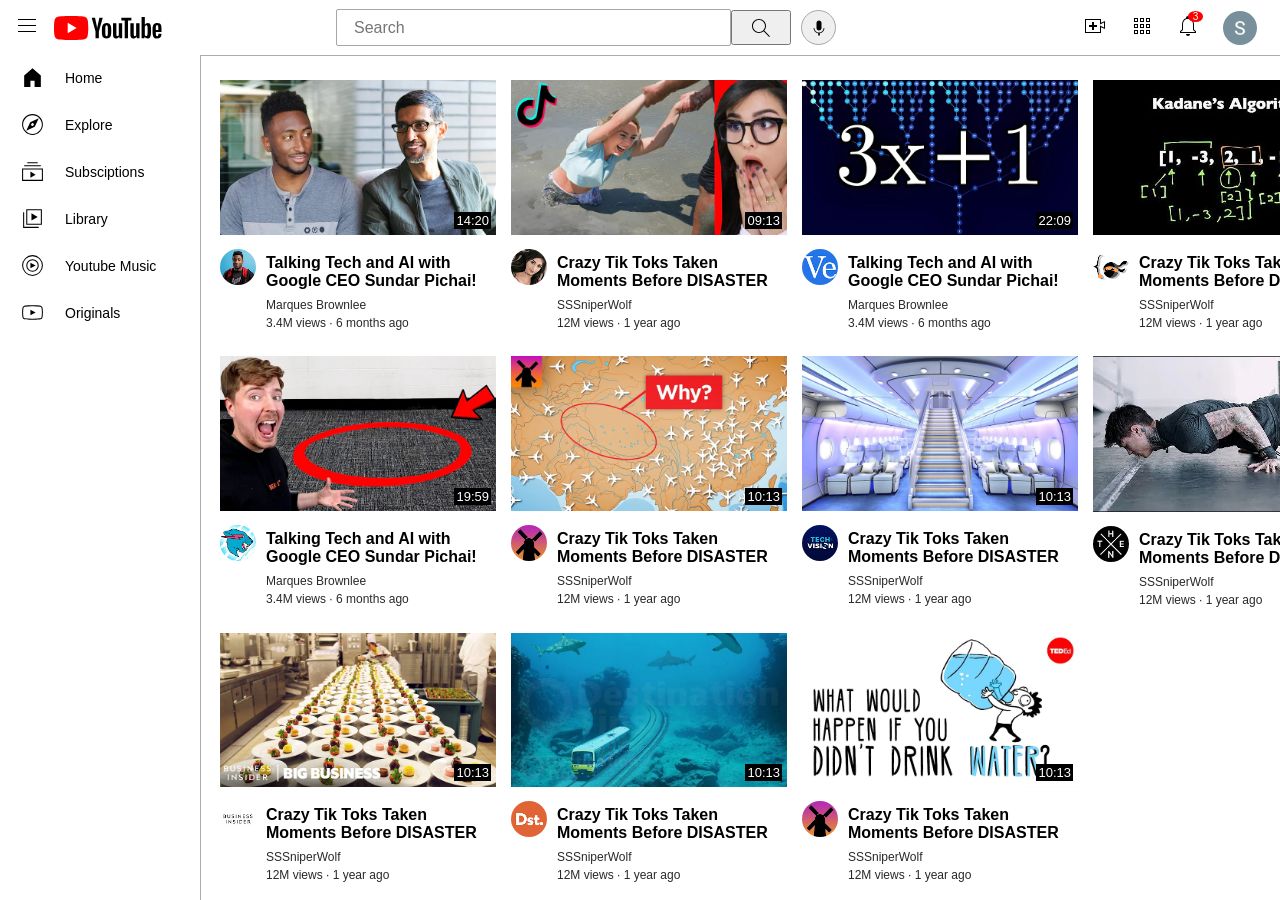
<file: index.html>
<!DOCTYPE html>
<html>
    <head>
        <title>
            Hello
        </title>
        <link rel="stylesheet" href="video.css">
        <link rel="stylesheet" href="header.css">
        <link rel="stylesheet" href="general.css">
        <link rel="stylesheet" href="sidebar.css">
        <style>
        </style>
    </head>
    <body>
        <div class="header">
            <div class="left">
                <div class="menubar"><img class="menu" src="hamburger-menu.svg"></div>
                <img class="logo" src="youtube-logo.svg">
            </div>
            <div class="middle">
                <input class="s" type="text" placeholder="Search">
                <button class="search">
                    <img class="search-img" src="search.svg" >
                    <div class="tool-tip">Search</div>
                </button>
                <button class="voice-search">
                    <img class="voice-search-img" src="voice-search-icon.svg">
                    <div class="tool-tip">Search with your voice</div>
                </button>
            </div>
            <div class="right">
                <div class="upload-div">
                    <img class="icon" src="upload.svg">
                    <div class="tool-tip">Upload</div>
                </div>
                <div class="you">
                    <img class="icon" src="youtube-apps (1).svg">
                    <div class="tool-tip">Youtube apps</div>
                </div>
                <div class="note">
                    <img class="icon" src="notifications (1).svg">
                    <div class="num">3</div>
                    <div class="tool-tip">Notifications</div>
                </div>
                <img class="icon-pro" src="Spoorthi.jpg">
            </div>
        </div>
        <div class="sidebar">
            <div>
                <div class="side-items">
                    <img class="home" style="display: flex;" src="home.svg">Home
                </div>
                <div class="side-items">
                    <img class="explore" style="display: flex;" src="explore.svg">Explore
                </div>
                <div class="side-items">
                    <img class="subsciptions" style="display: flex;" src="subscriptions.svg">Subsciptions
                </div>
                <div class="side-items">
                    <img class="library" style="display: flex;" src="library.svg">Library
                </div>
                <div class="side-items">
                    <img class="music" style="display: flex;" src="youtube-music.svg">Youtube Music
                </div>
                <div class="side-items">
                    <img class="originals" style="display: flex;" src="originals.svg">Originals
                </div>
            </div>
        </div>
        <div class="grid">
            <div class="box">
                <div class="thumb">
                    <img class="i" src="thumbnail-1.webp">
                    <div class="time">14:20</div>
                </div>
                <div class="pro-text">
                    <div class="profile">
                        <img class="pro" src="channel-1.jpeg">
                    </div>
                    <div class="text">
                        <p class="p1">
                            Talking Tech and AI with Google CEO Sundar Pichai!
                        </p>
                        <p class="p2">
                            Marques Brownlee
                        </p>    
                        <p class="p3">
                            3.4M views · 6 months ago
                        </p>
                    </div>
                </div>
            </div>
        <div class="box">
            <div class="thumb">
                <img class="i" src="thumbnail-3.webp">
                <div class="time">09:13</div>
            </div>
            <div class="pro-text">
                <div class="profile">
                    <img class="pro" src="channel-3.jpeg">
                </div>
                <div class="text">
                    <p class="p1">
                        Crazy Tik Toks Taken Moments Before DISASTER
                    </p>
                    <p class="p2">
                        SSSniperWolf
                    </p>    
                    <p class="p3">
                        12M views · 1 year ago
                    </p>
                </div>
            </div>
        </div>
        <div class="box">
            <div class="thumb">
                <img class="i" src="thumbnail-4.webp">
                <div class="time">22:09</div>
            </div>
            <div class="pro-text">
                <div class="profile">
                    <img class="pro" src="channel-4.jpeg">
                </div>
                <div class="text">
                    <p class="p1">
                        Talking Tech and AI with Google CEO Sundar Pichai!
                    </p>
                    <p class="p2">
                        Marques Brownlee
                    </p>    
                    <p class="p3">
                        3.4M views · 6 months ago
                    </p>
                </div>
            </div>
        </div>
        <div class="box">
            <div class="thumb">
                <img class="i" src="thumbnail-5.webp">
                <div class="time">11:17</div>
            </div>
            <div class="pro-text">
                <div class="profile">
                    <img class="pro" src="channel-5.jpeg">
                </div>
                <div class="text">
                    <p class="p1">
                        Crazy Tik Toks Taken Moments Before DISASTER
                    </p>
                    <p class="p2">
                        SSSniperWolf
                    </p>    
                    <p class="p3">
                        12M views · 1 year ago
                    </p>
                </div>
            </div>
        </div>
        <div class="box">
            <div class="thumb">
                <img class="i" src="thumbnail-6.webp">
                <div class="time">19:59</div>
            </div>
            <div class="pro-text">
                <div class="profile">
                    <img class="pro" src="channel-6.jpeg">
                </div>
                <div class="text">
                    <p class="p1">
                        Talking Tech and AI with Google CEO Sundar Pichai!
                    </p>
                    <p class="p2">
                        Marques Brownlee
                    </p>    
                    <p class="p3">
                        3.4M views · 6 months ago
                    </p>
                </div>
            </div>
        </div>
        <div class="box">
            <div class="thumb">
                <img class="i" src="thumbnail-7.webp">
                <div class="time">10:13</div>
            </div>
            <div class="pro-text">
                <div class="profile">
                    <img class="pro" src="channel-7.jpeg">
                </div>
                <div class="text">
                    <p class="p1">
                        Crazy Tik Toks Taken Moments Before DISASTER
                    </p>
                    <p class="p2">
                        SSSniperWolf
                    </p>    
                    <p class="p3">
                        12M views · 1 year ago
                    </p>
                </div>
            </div>
        </div>
        <div class="box">
            <div class="thumb">
                <img class="i" src="thumbnail-8.webp">
                <div class="time">10:13</div>
            </div>
            <div class="pro-text">
                <div class="profile">
                    <img class="pro" src="channel-8.jpeg">
                </div>
                <div class="text">
                    <p class="p1">
                        Crazy Tik Toks Taken Moments Before DISASTER
                    </p>
                    <p class="p2">
                        SSSniperWolf
                    </p>    
                    <p class="p3">
                        12M views · 1 year ago
                    </p>
                </div>
            </div>
        </div>
        <div class="box">
            <div class="thumb">
                <img class="i" src="thumbnail-9.webp">
                <div class="time">10:13</div>
            </div>
            <div class="pro-text">
                <div class="profile">
                    <img class="pro" src="channel-9.jpeg">
                </div>
                <div class="text">
                    <p class="p1">
                        Crazy Tik Toks Taken Moments Before DISASTER
                    </p>
                    <p class="p2">
                        SSSniperWolf
                    </p>    
                    <p class="p3">
                        12M views · 1 year ago
                    </p>
                </div>
            </div>
        </div>
        <div class="box">
            <div class="thumb">
                <img class="i" src="thumbnail-10.webp">
                <div class="time">10:13</div>
            </div>
            <div class="pro-text">
                <div class="profile">
                    <img class="pro" src="channel-10.jpeg">
                </div>
                <div class="text">
                    <p class="p1">
                        Crazy Tik Toks Taken Moments Before DISASTER
                    </p>
                    <p class="p2">
                        SSSniperWolf
                    </p>    
                    <p class="p3">
                        12M views · 1 year ago
                    </p>
                </div>
            </div>
        </div>
        <div class="box">
            <div class="thumb">
                <img class="i" src="thumbnail-11.webp">
                <div class="time">10:13</div>
            </div>
            <div class="pro-text">
                <div class="profile">
                    <img class="pro" src="channel-11.jpeg">
                </div>
                <div class="text">
                    <p class="p1">
                        Crazy Tik Toks Taken Moments Before DISASTER
                    </p>
                    <p class="p2">
                        SSSniperWolf
                    </p>    
                    <p class="p3">
                        12M views · 1 year ago
                    </p>
                </div>
            </div>
        </div>
        <div class="box">
            <div class="thumb">
                <img class="i" src="thumbnail-12.webp">
                <div class="time">10:13</div>
            </div>
            <div class="pro-text">
                <div class="profile">
                    <img class="pro" src="channel-7.jpeg">
                </div>
                <div class="text">
                    <p class="p1">
                        Crazy Tik Toks Taken Moments Before DISASTER
                    </p>
                    <p class="p2">
                        SSSniperWolf
                    </p>    
                    <p class="p3">
                        12M views · 1 year ago
                    </p>
                </div>
            </div>
        </div>
        </div>
    </body>
</html>
</file>
<file: video.css>
body{
    font-family: Roboto, Arial;
   }
            .i{
                width:100%;
            }
            .p1{
                width:230px;
                font-weight: bold;
                font-size: 16px;
                margin-top: 5px;
                margin-bottom: 0px;
            }
            .p2{
                width:300px;
                margin-top: -15px;
                color:rgb(42, 41, 41);
                font-size: 12px;
                margin-top:8px;
                margin-bottom: 4px;
            }
            .p3{
                width:300px;
                margin-top: -15px;
                color:rgb(42, 41, 41);
                font-size: 12px;
                margin-top:0px;
                margin-bottom: 6px;
            }
            .box{
                width:100%;
            }
            .text{
                display: inline-block;
                width:230px;
            }
            .pro{
                width: 100%;
                border-radius: 40px;
            }
            .thumb{
                margin-bottom: 10px;
                position: relative;
            }
            .pro-text{
                display:grid;
                grid-template-columns: 36px 1fr;
                column-gap: 10px;
            }
            .grid{
                display:grid;
                grid-template-columns:1fr 1fr 1fr 1fr;
                row-gap: 20px;
                column-gap: 15px;
            }
            .time{
                background-color: black;
                color: white;
                position:absolute;
                right:5px;
                bottom: 10px;
                font-family: Roboto,Arial;
                font-size: 13px;
                padding: 1px 2px;
            }
            @media(max-width:800px){
                .grid{
                    grid-template-columns: 1fr 1fr;
                }
            }
            @media(max-width:801px)and(min-width:999px){
                .grid{
                    grid-template-columns: 1fr 1fr 1fr;
                }
            }
            
            @media(min-width:1000px){
                .grid{
                    grid-template-columns: 1fr 1fr 1fr 1fr;
                }
            }
</file>
<file: header.css>
.header{
        display: flex;
        height: 55px;
        justify-content: space-between;
        position: fixed;
        right:0px;
        left:0px;
        top:0px;
        background-color: white;
        border-bottom-width:1px;
        border-bottom-style: solid;
        border-bottom-color: rgb(173, 171, 171);
        z-index: 1;
    }
    .left{
        display: flex;
        align-items: center;
    }
    .menu{
        height: 24px;
        margin:0px 15px;
    }
    .logo{
        height: 24px;
    }
    .middle{
        flex:1;
        margin-left: 50px;
        margin-right: 100px;
        max-width: 500px;
        display: flex;
        align-items: center;
    }
    .s{
    border-radius: 2px;
    width:0px;
    height: 33px;
    font-size: 16px;
    text-indent: 15px;
    color: rgb(171, 165, 165);
    border: solid 1px rgb(171, 165, 165);
    display: block;
    font-family:"Roboto", Arial;
    flex:1;
    box-shadow:insset 1px 2px 3px rgba(0,0,0,0.0.5);
    }
    .search{
        width: 60px;
        height: 35px;
        justify-content: center;
        align-items: center;
        display: flex;
    }
    .search-img{
        width: 24px;
        color: rgb(171, 165, 165);
    }
    .voice-search{
        width: 35px;
        height: 35px;
        margin-left: 10px;
        color: rgb(171, 165, 165);
        border:solid 1px rgb(171, 165, 165);
        border-radius: 50%;
        justify-content: center;
        align-items: center;
        display: flex;
    }
    .voice-search-img{
        height: 20px;
    }
    .right{
        width:220px;
        display: flex;
        align-items: center;
        justify-content: space-evenly;
        flex-shrink: 0;
    }
    .icon{
        height: 24px;
    }
    .icon-pro{
        width: 34px;
        border-radius: 50%;
    }
    .note{
        position:relative;
    }
    .num{
        position:absolute;
        color: white;
        background-color:red;
        padding: 0px 5px;
        border-radius: 50%;
        top:-3px;
        right: -3px;
        font-size: 10px;
    }
    .search,
    .voice-search,
    .upload-div,
    .note,
    .you{
        cursor: pointer;
        position: relative;
    }
    .search .tool-tip,
    .voice-search .tool-tip,
    .upload-div .tool-tip,
    .note .tool-tip,
    .you .tool-tip{
        position: absolute;
        bottom: -28px;
        background-color: gray;
        color: white;
        padding:2px 4px;
        border-radius: 2px;
        font-size: 12px;
        opacity: 0;
        pointer-events: none;
        white-space: nowrap;
        transition:opacity 0.15s;
    }
    .search:hover .tool-tip,
    .voice-search:hover .tool-tip,
    .upload-div:hover .tool-tip,
    .note:hover .tool-tip,
    .you:hover .tool-tip{
        opacity: 1;
    }
</file>
<file: general.css>
body{
    margin: 0px;
    padding-top:80px;
    padding-left:220px;
}
.p{
    margin-top: 0px;
}
</file>
<file: sidebar.css>
.sidebar{
    position: fixed;
    left:0;
    color:black;
    top:55px;
    bottom:0;
    width:200px;
    z-index: 1;
    background-color: white;
    border-right-width:1px;
    border-right-style: solid ;
    border-right-color: rgb(173, 171, 171);
}
.side-items{
    height: 45px;
    margin-bottom: 2px;
    display: flex;
    align-items: center;
    gap:20px;
    padding-left: 20px;
    font-size: 14px;
}
.side-items:hover{
    background-color: rgb(219, 215, 215);
}
.side-items img{
    height:25px;
}
</file>
